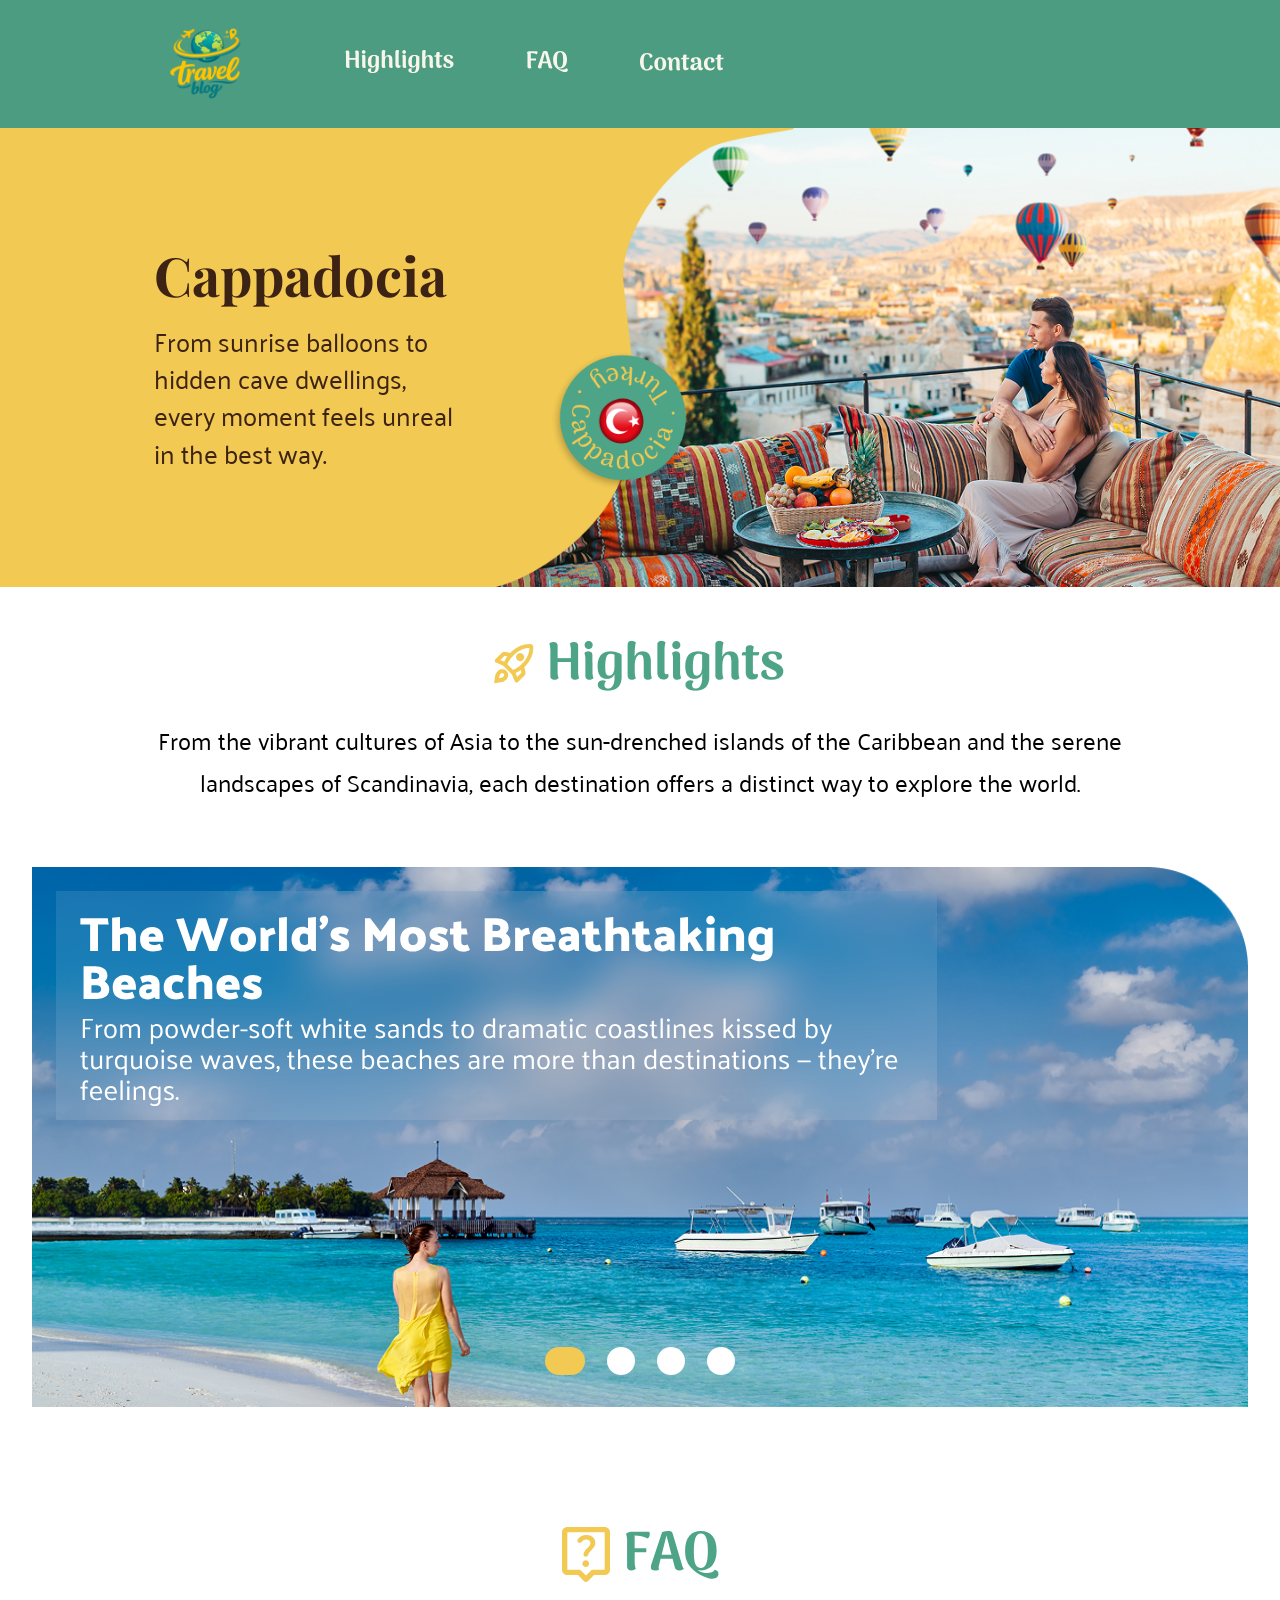
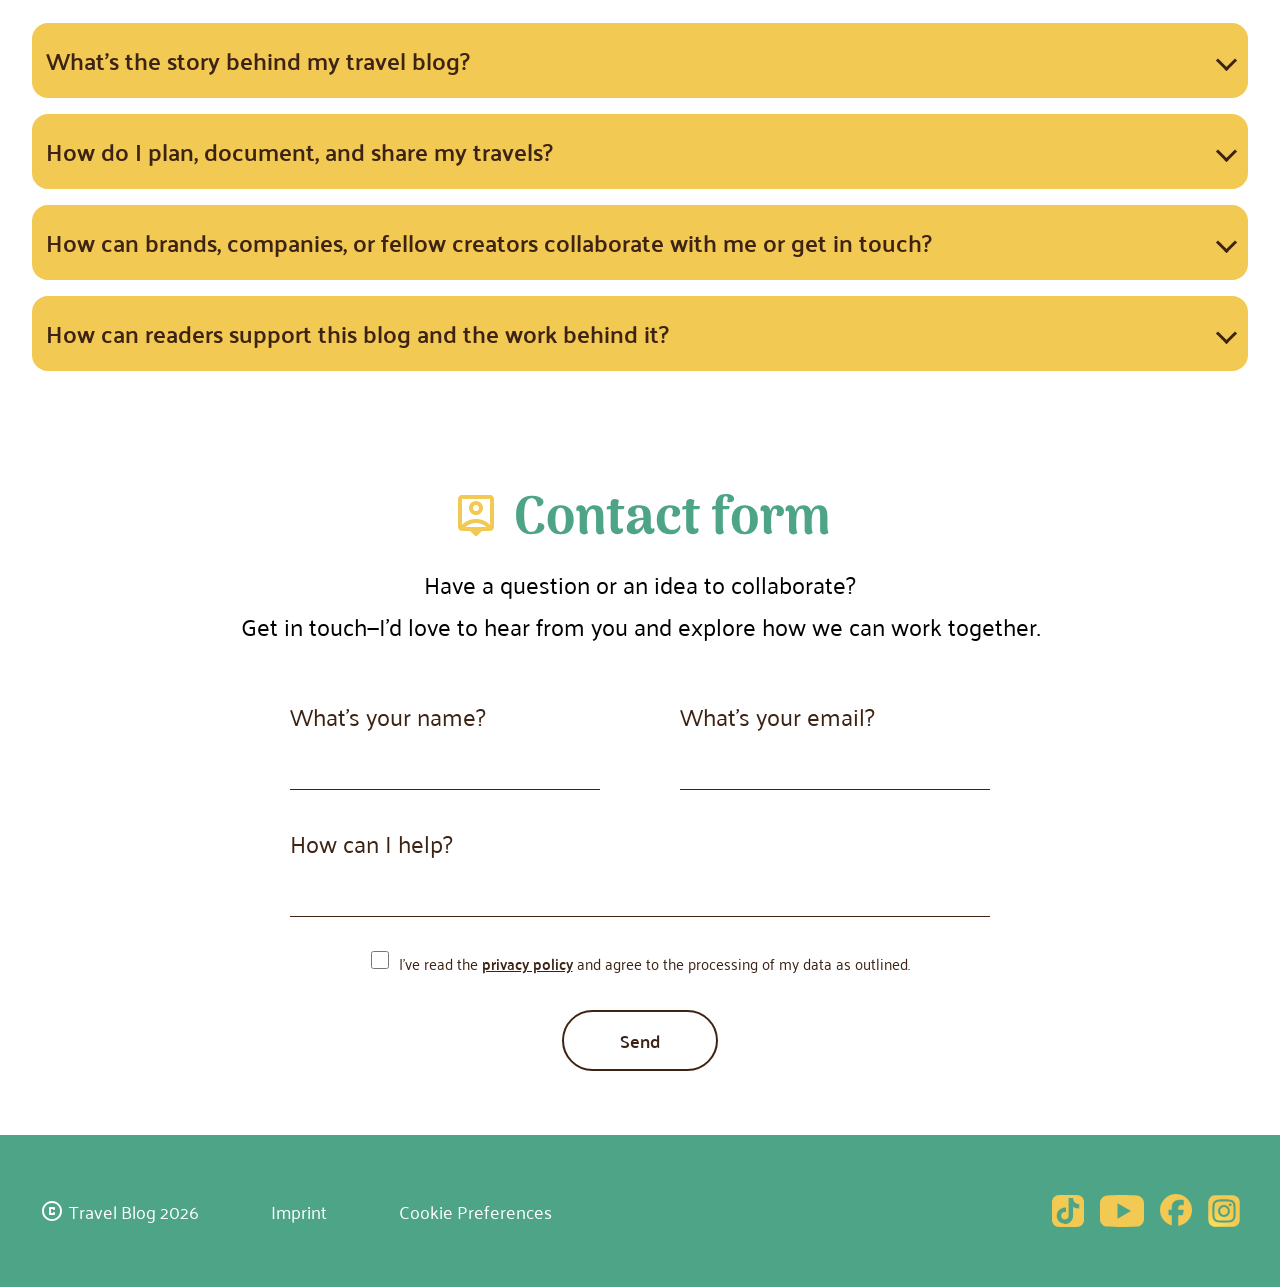
<file: index.html>
<!DOCTYPE html>
<html lang="de">

<head>
  <meta charset="UTF-8">
  <meta name="viewport" content="width=device-width, initial-scale=1.0">
  <title>Blog Home</title>
  <link rel="stylesheet" href="style_site_head_foot.css">
  <link rel="stylesheet" href="style_site_head_foot_respo.css">
  <link rel="stylesheet" href="index.css">
  <link rel="stylesheet" href="index_respo.css">

</head>



<body>

  <header class="site-header">
    <div class="site-header-inner">
      <div class="header-logo">
        <a href="index.html" class="logo">
          <img src="assets/header/logo 03 1.svg" alt="Travel Blog Logo">
        </a>
      </div>
      <div class="site-header-nav">
        <a href="index.html" class="nav-link nav-home">
          <img src="assets/header/respon/menu/home.svg" alt="Home">
        </a>
        <a href="index.html#highlights" class="nav-link">
          <img src="assets/header/menu points_ Highlights.svg" alt="Highlights">
        </a>
        <a href="index.html#faq" class="nav-link">
          <img src="assets/header/FAQ.svg" alt="FAQ">
        </a>
        <a href="index.html#contact" class="nav-link">
          <img src="assets/header/Contact.svg" alt="Contact">
        </a>
      </div>
    </div>
  </header>

  <hero>
    <div class="hero-content">
      <div class="hero-yellow-panel">
        <img src="assets/home/vector-16.png" alt="panel-1">
      </div>
      <div class="hero-yellow-panel-2">
        <img src="assets/home/Vector17.png" alt="panel-2">
      </div>
      <div class="hero-image">
        <img src="assets/home/cappadocia.png" alt="Cappadocia">
      </div>
      <div class="hero-text">
        <h1 class="hero-title">Cappadocia</h1>
        <p class="hero-desc">From sunrise balloons to hidden cave dwellings, every moment feels unreal in the best way.
        </p>
      </div>
      <div class="hero-spin">
        <img src="assets/home/circle.png" alt="spin-image">
        <div class="hero-spin-orb">
          <img src="assets/home/orb.png" alt="hero-orb">
        </div>
      </div>
    </div>


    </div>


  </hero>

  <main class="main">

    <div class="main-content" id="highlights">
      <div>
        <img src="assets/home/highlights.png" alt="highlights-logo">
      </div>
      <div class="main-content-text">
        <p>From the vibrant cultures of Asia to the sun-drenched islands of the Caribbean and the serene </p>
        <p>landscapes of Scandinavia, each destination offers a distinct way to explore the world. </p>
      </div>
    </div>

    <div class="slider_a">
      <input type="radio" name="slider" id="slide-1" checked>
      <input type="radio" name="slider" id="slide-2">
      <input type="radio" name="slider" id="slide-3">
      <input type="radio" name="slider" id="slide-4">

      <div class="slider_a_track">
        <a href="article_01.html" class="slider_a_slide">
          <picture>
            <source media="(max-width: 320px)" srcset="assets/home/respo/slider/photo1.jpg">
            <source media="(max-width: 480px)" srcset="assets/home/respo/slider/photo1.jpg">
            <img src="assets/home/main/slider/photo1.jpg" alt="Slide 1">
          </picture>
          <div class="slider_a_slide-text">
            <picture>
              <source media="(max-width: 320px)" srcset="assets/home/respo/slider/text1.svg">
              <source media="(max-width: 480px)" srcset="assets/home/respo/slider/text1.svg">
              <img src="assets/home/main/slider/text1.svg" alt="article_01">
            </picture>
          </div>
        </a>
        <a href="article_02.html" class="slider_a_slide">
          <picture>
            <source media="(max-width: 320px)" srcset="assets/home/respo/slider/photo2.jpg">
            <source media="(max-width: 480px)" srcset="assets/home/respo/slider/photo2.jpg">
            <img src="assets/home/main/slider/photo2.jpg" alt="Slide 2">
          </picture>
          <div class="slider_a_slide-text">
            <picture>
              <source media="(max-width: 320px)" srcset="assets/home/respo/slider/text2.svg">
              <source media="(max-width: 480px)" srcset="assets/home/respo/slider/text2.svg">
              <img src="assets/home/main/slider/text2.svg" alt="article_02">
            </picture>
          </div>
        </a>
        <a href="article_03.html" class="slider_a_slide">
          <picture>
            <source media="(max-width: 320px)" srcset="assets/home/respo/slider/photo3.jpg">
            <source media="(max-width: 480px)" srcset="assets/home/respo/slider/photo3.jpg">
            <img src="assets/home/main/slider/photo3.jpg" alt="Slide 3">
          </picture>
          <div class="slider_a_slide-text">
            <picture>
              <source media="(max-width: 320px)" srcset="assets/home/respo/slider/text3.svg">
              <source media="(max-width: 480px)" srcset="assets/home/respo/slider/text3.svg">
              <img src="assets/home/main/slider/text3.svg" alt="article_03">
            </picture>
          </div>
        </a>
        <a href="https://www.youtube.com/watch?v=RqJVa0fl01w" class="slider_a_slide">
          <picture>
            <source media="(max-width: 320px)" srcset="assets/home/respo/slider/photo4.jpg">
            <source media="(max-width: 480px)" srcset="assets/home/respo/slider/photo4.jpg">
            <img src="assets/home/main/slider/photo4.jpg" alt="Slide 4">
          </picture>
          <div class="slider_a_slide-text">
            <picture>
              <source media="(max-width: 320px)" srcset="assets/home/respo/slider/text4.svg">
              <source media="(max-width: 480px)" srcset="assets/home/respo/slider/text4.svg">
              <img src="assets/home/main/slider/text4.svg" alt="article_04">
            </picture>
          </div>
        </a>
      </div>

      <div class="slider_a_dots">
        <label for="slide-1"></label>
        <label for="slide-2"></label>
        <label for="slide-3"></label>
        <label for="slide-4"></label>
      </div>
    </div>

    <div class="main-faq" id="faq">
      <div class="faq-header">
        <img class="faq-icon" src="assets/home/main/faq/live_help.svg" alt="faq-icon">
        <img class="faq-h" src="assets/home/main/faq/FAQ.svg" alt="faq-h">
      </div>

      <div class="faq-list">
        <details class="faq-item">
          <summary class="faq-question">What's the story behind my travel blog?</summary>
          <div class="faq-answer">
            It started as a way to keep track of my own trips and slowly turned into something bigger. What began as a handful of photos and notes for friends has grown into a place where I share the destinations, people, and moments that have shaped how I see the world. Every story here comes from a place I've actually visited myself.
          </div>
        </details>

        <details class="faq-item">
          <summary class="faq-question">How do I plan, document, and share my travels?</summary>
          <div class="faq-answer">
            Every trip starts with a loose itinerary that leaves plenty of room for spontaneity. Along the way I keep notes and take photos, then turn them into the articles you find here once I'm back home.
          </div>
        </details>

        <details class="faq-item">
          <summary class="faq-question">How can brands, companies, or fellow creators collaborate with me or get in touch?</summary>
          <div class="faq-answer">
            I'm always open to collaborations that fit the spirit of this blog, whether that's a joint trip, a sponsored feature, or something else entirely. Just use the contact form below and tell me a bit about your idea, and I'll get back to you.
          </div>
        </details>

        <details class="faq-item">
          <summary class="faq-question">How can readers support this blog and the work behind it?</summary>
          <div class="faq-answer">
            Reading, sharing, and commenting on the articles already helps more than you'd think. If you'd like to support the blog more directly, following along on social media and passing posts on to fellow travelers means a lot.
          </div>
        </details>
      </div>
    </div>

    <div class="main-contact" id="contact">
      <div class="contact-header">
        <img class="c-pin" src="assets/home/main/contact/person_pin.svg" alt="c-pin">
        <img class="c-h" src="assets/home/main/contact/contact_h.svg" alt="c-h">
      </div>
      <div class="contact-text">
        <p>Have a question or an idea to collaborate? </p>
        <p>Get in touch—I’d love to hear from you and explore how we can work together. </p>
      </div>

      <form class="contact-form" action="#form-sent" method="get">
        <div class="form-row">
          <div class="form-field">
            <label for="cf-name">What's your name?</label>
            <input type="text" id="cf-name" autocomplete="name" required>
          </div>
          <div class="form-field">
            <label for="cf-email">What's your email?</label>
            <input type="email" id="cf-email" autocomplete="email" required>
          </div>
        </div>

        <div class="form-field form-field-full">
          <label for="cf-message">How can I help?</label>
          <textarea id="cf-message" rows="1" required></textarea>
        </div>

        <div class="form-consent">
          <input type="checkbox" id="cf-consent" required>
          <label for="cf-consent">I've read the <a href="#" class="privacy-link">privacy policy</a> and agree to the processing of my data as outlined.</label>
        </div>

        <div class="form-submit">
          <button type="submit" class="form-send-btn">Send</button>
        </div>
      </form>

      <p class="form-feedback" id="form-sent" role="status">Thanks! Your message has been sent to: FBI Headquarters 935 Pennsylvania Avenue, NW Washington, D.C. 20535-0001 <a href="#" class="form-feedback-close" aria-label="Close">✕</a></p>

    </div>

  </main>

  <footer class="site-footer">
    <div class="site-footer-inner">
      <div class="c-footer-logo">
        <a href="index.html" class="logo">
          <img src="assets/footer/copyright.svg" alt="copyright-logo">
        </a>
      </div>
      <div class="footer-text-container">
        <p class="footer-text">Travel Blog 2026</p>
        <p class="footer-text">Imprint</p>
        <p class="footer-text">Cookie Preferences</p>
      </div>
      <div class="footer-logo-container">

        <img src="assets/footer/Tiktok_icon 1.svg" alt="tiktok-logo">
        <img src="assets/footer/youtube.svg" alt="youtube-logo">
        <img src="assets/footer/facebook.svg" alt="facebook-logo">
        <img src="assets/footer/Instagram_logo_2016 1.svg" alt="instagram-logo">
      </div>
    </div>
  </footer>

</body>

</html>
</file>
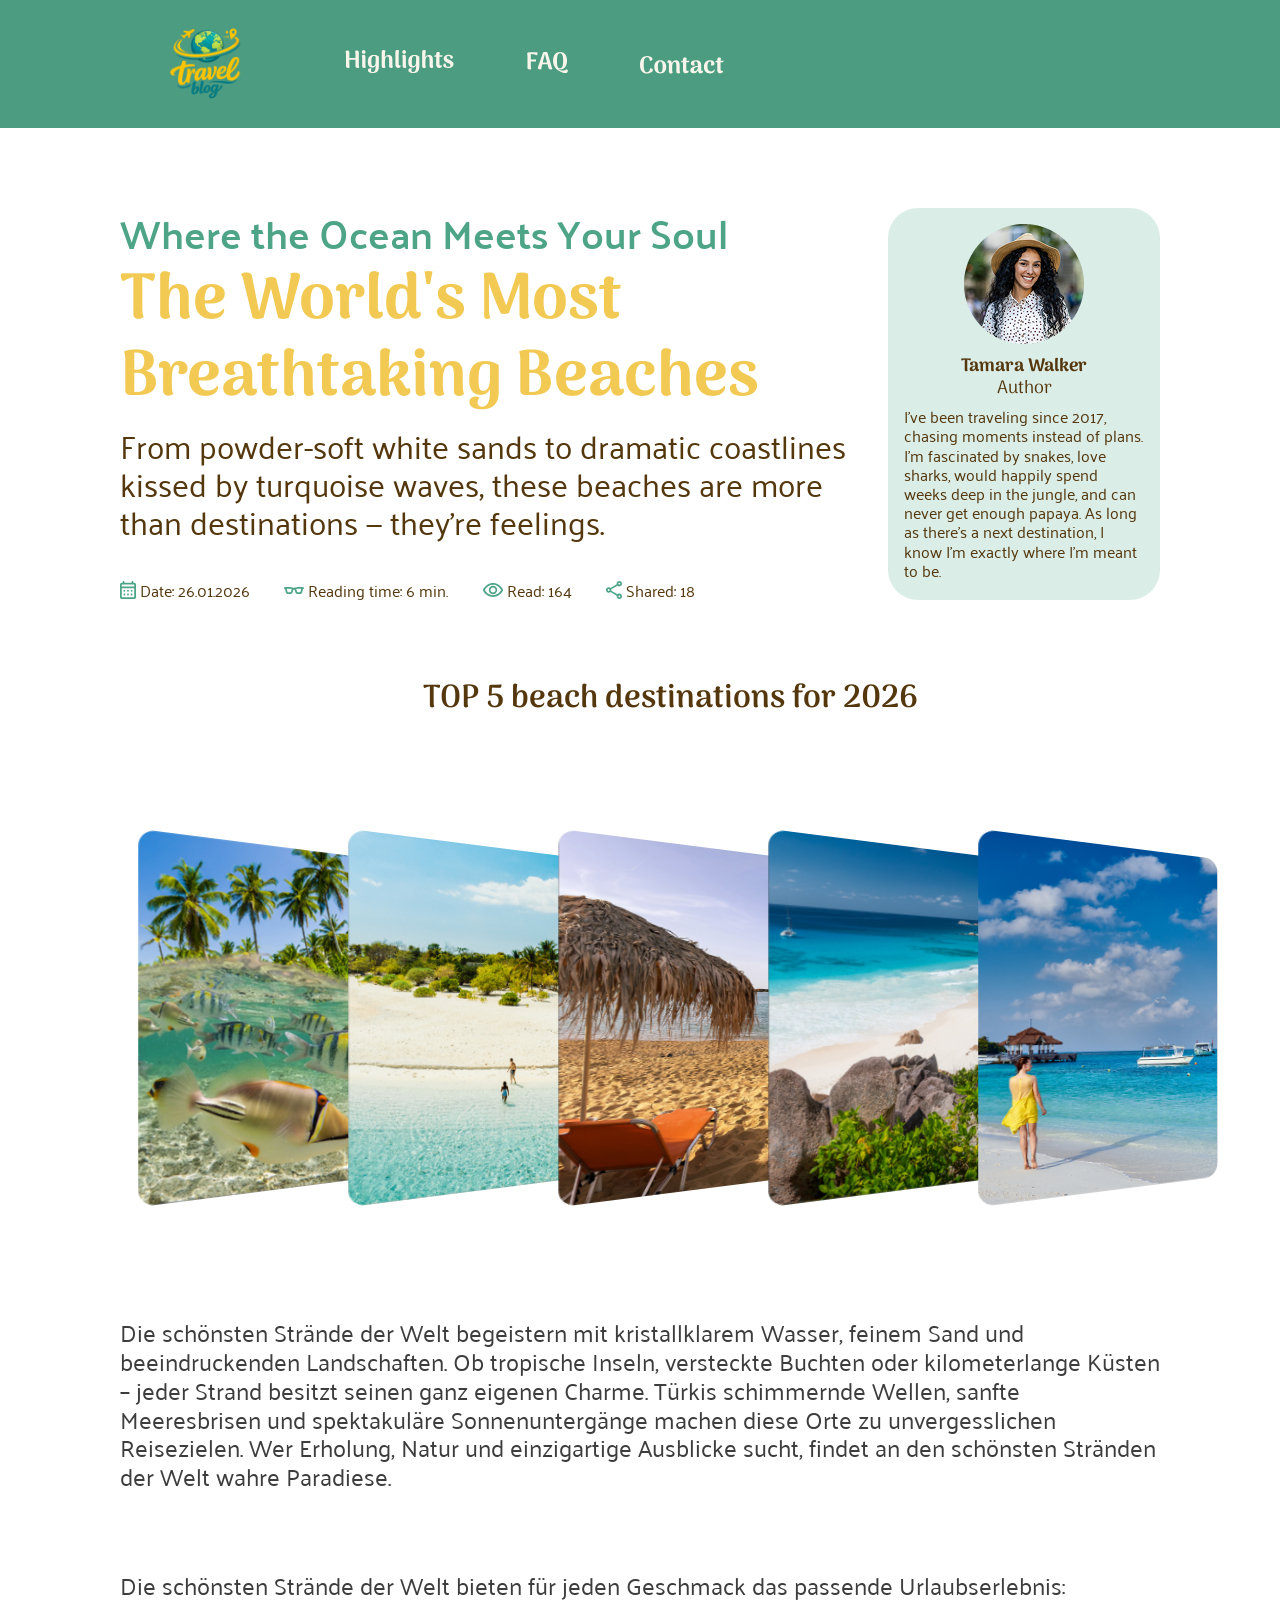
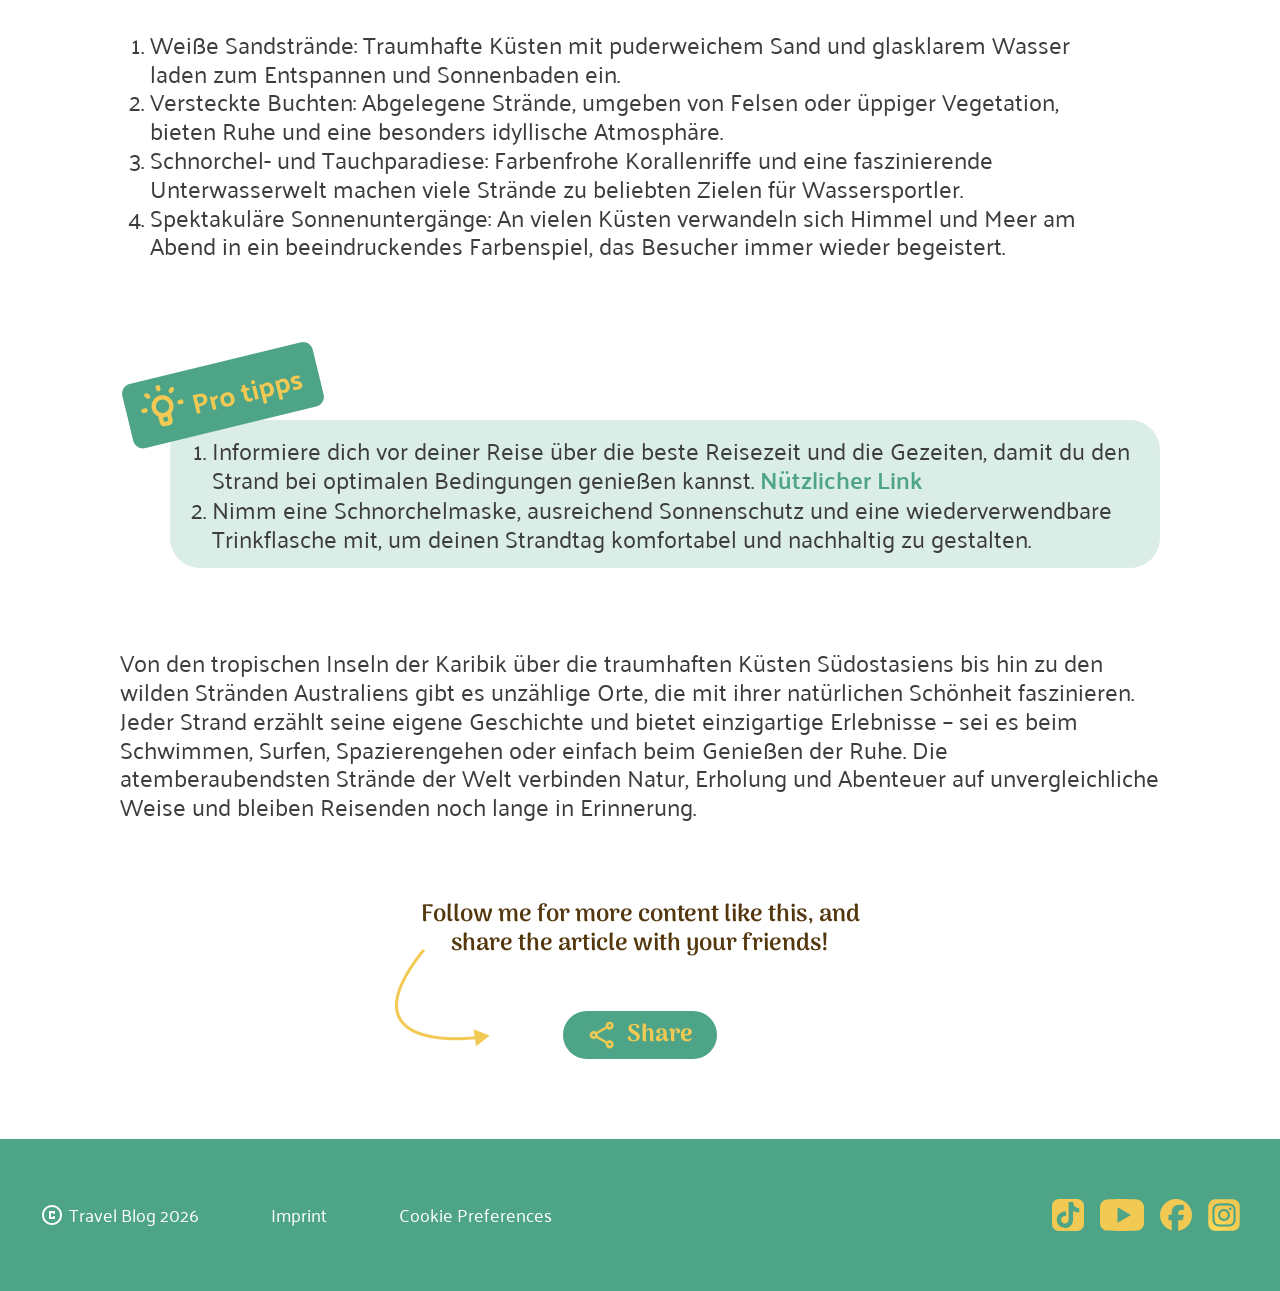
<file: article_01.html>
<!DOCTYPE html>
<html lang="de">

<head>
  <meta charset="UTF-8">
  <meta name="viewport" content="width=device-width, initial-scale=1.0">
  <title>Artikel 1</title>
  <link rel="stylesheet" href="style_site_head_foot.css">
  <link rel="stylesheet" href="style_site_head_foot_respo.css">
  <link rel="stylesheet" href="article_01.css">
</head>

<body>

  <header class="site-header">
    <div class="site-header-inner">
      <div class="header-logo">
        <a href="index.html" class="logo">
          <img src="assets/header/logo 03 1.svg" alt="Travel Blog Logo">
        </a>
      </div>
      <div class="site-header-nav">
        <a href="index.html" class="nav-link nav-home">
          <img src="assets/header/respon/menu/home.svg" alt="Home">
        </a>
        <a href="index.html#highlights" class="nav-link">
          <img src="assets/header/menu points_ Highlights.svg" alt="Highlights">
        </a>
        <a href="index.html#faq" class="nav-link">
          <img src="assets/header/FAQ.svg" alt="FAQ">
        </a>
        <a href="index.html#contact" class="nav-link">
          <img src="assets/header/Contact.svg" alt="Contact">
        </a>
      </div>
    </div>
  </header>

  <main>
    <section class="headline_info_author">
      <div class="headline">
        <div class="headline_intro">
          <h2>Where the Ocean Meets Your Soul</h2>
          <h1>The World's Most Breathtaking Beaches</h1>
          <p class="intro">From powder-soft white sands to dramatic coastlines kissed by turquoise waves, these beaches
            are more than destinations — they’re feelings.</p>
        </div>
        <div class="page_info">
          <div class="page_info_element">
            <img class="img_16x18" src="./assets/article_01/calendar_month.svg" alt="calendar sign">
            <p>Date: 26.01.2026</p>
          </div>
          <div class="page_info_element">
            <img class="img_20x7" src="./assets/article_01/eyeglasses_2.svg" alt="eyeglasses sign">
            <p>Reading time: 6 min.</p>
          </div>
          <div class="page_info_element">
            <img class="img_20x14" src="./assets/article_01/visibility.svg" alt="eye sign">
            <p>Read: 164</p>
          </div>
          <div class="page_info_element">
            <img class="img_16x18" src="./assets/article_01/share.svg" alt="share sign">
            <p>Shared: 18</p>
          </div>
        </div>
      </div>
      <div class="author">
        <img src="./assets/article_01/Avatar.png" alt="Picture Author">
        <p class="author_name">Tamara Walker</p>
        <p class="author_jobtitle">Author</p>
        <p class="author_text">
          I’ve been traveling since 2017, chasing moments instead of plans. I’m fascinated by snakes, love sharks, would
          happily spend weeks deep in the jungle, and can never get enough papaya. As long as there’s a next
          destination, I know I’m exactly where I’m meant to be.
        </p>
      </div>
    </section>
    <section class="carousel">
      <h3>TOP 5 beach destinations for 2026</h3>
      <div class="slider">
        <img class="slider_element" src="./assets/article_01/card_5.png" alt="Beach picture 1">
        <img class="slider_element" src="./assets/article_01/card_4.png" alt="Beach picture 2">
        <img class="slider_element" src="./assets/article_01/card_3.png" alt="Beach picture 3">
        <img class="slider_element" src="./assets/article_01/card_2.png" alt="Beach picture 4">
        <img class="slider_element" src="./assets/article_01/card_1.png" alt="Beach picture 5">
      </div>
      <div class="radio_button"> 
        <input type="radio" name="slider_radio" value="one" checked> 
        <input type="radio" name="slider_radio" value="two"> 
        <input type="radio" name="slider_radio" value="three"> 
        <input type="radio" name="slider_radio" value="four"> 
        <input type="radio" name="slider_radio" value="five"> 
      </div>
    </section>
    <section class="text">
      <p>
        Die schönsten Strände der Welt begeistern mit kristallklarem Wasser, feinem Sand und beeindruckenden
        Landschaften. Ob tropische Inseln, versteckte Buchten oder kilometerlange Küsten – jeder Strand besitzt seinen
        ganz eigenen Charme. Türkis schimmernde Wellen, sanfte Meeresbrisen und spektakuläre Sonnenuntergänge machen
        diese Orte zu unvergesslichen Reisezielen. Wer Erholung, Natur und einzigartige Ausblicke sucht, findet an den
        schönsten Stränden der Welt wahre Paradiese.
      </p>
    </section>
    <section class="list">
      <p>
        Die schönsten Strände der Welt bieten für jeden Geschmack das passende Urlaubserlebnis:
      </p>
      <ol>
        <li>
          <p>
            Weiße Sandstrände: Traumhafte Küsten mit puderweichem Sand und glasklarem Wasser laden zum Entspannen und
            Sonnenbaden ein.
          </p>
        </li>
        <li>
          <p>
            Versteckte Buchten: Abgelegene Strände, umgeben von Felsen oder üppiger Vegetation, bieten Ruhe und eine
            besonders idyllische Atmosphäre.
          </p>
        </li>
        <li>
          <p>
            Schnorchel- und Tauchparadiese: Farbenfrohe Korallenriffe und eine faszinierende Unterwasserwelt machen
            viele Strände zu beliebten Zielen für Wassersportler.
          </p>
        </li>
        <li>
          <p>
            Spektakuläre Sonnenuntergänge: An vielen Küsten verwandeln sich Himmel und Meer am Abend in ein
            beeindruckendes Farbenspiel, das Besucher immer wieder begeistert.
          </p>
        </li>
      </ol>
    </section>
    <section class="pro_tipps">
      <img class="lightbulb" src="./assets/article_01/frame_436.png" alt="Pro tipps lightbulb">
      <div class="pro_tipps_text">
        <ol>
          <li>
            <p>
              Informiere dich vor deiner Reise über die beste Reisezeit und die Gezeiten, damit du den Strand bei
              optimalen Bedingungen genießen kannst.
              <a target="_blank" href="https://de.tideschart.com/World-Tides/">Nützlicher Link</a>
            </p>
          </li>
          <li>
            <p>
              Nimm eine Schnorchelmaske, ausreichend Sonnenschutz und eine wiederverwendbare Trinkflasche mit, um deinen
              Strandtag komfortabel und nachhaltig zu gestalten.
            </p>
          </li>
        </ol>
      </div>

    </section>
    <section class="text">
      <p>
        Von den tropischen Inseln der Karibik über die traumhaften Küsten Südostasiens bis hin zu den wilden Stränden
        Australiens gibt es unzählige Orte, die mit ihrer natürlichen Schönheit faszinieren. Jeder Strand erzählt seine
        eigene Geschichte und bietet einzigartige Erlebnisse – sei es beim Schwimmen, Surfen, Spazierengehen oder
        einfach beim Genießen der Ruhe. Die atemberaubendsten Strände der Welt verbinden Natur, Erholung und Abenteuer
        auf unvergleichliche Weise und bleiben Reisenden noch lange in Erinnerung.
      </p>
    </section>
    <section class="share">
        <div class="share_center">
      <div class="share_text">
        <p>
          Follow me for more content like this, and <br>share the article with your friends!
        </p>
      </div>
      <div class="share_animation">
        <div class="share_arrow"></div>
        <div class="share_button_area">
          <button class="share_button">
            <input type="checkbox" id="hide_trigger" class="toggle_input">
            <label for="hide_trigger" class="share_button_label">
              <img class="img_yellow_share" src="./assets/article_01/share_yellow.svg" alt="yellow share sign">
              <p class="button_text">Share</p>
            </label>
          </button>
          <div class="after_button">
            <img class="img_green_share" src="./assets/article_01/share_green.svg" alt="green share sign">
            <div class="share_links">
              <a target="_blank" href="https://de.linkedin.com/">LinkedIn</a>
              <a target="_blank" href="https://web.whatsapp.com/">WhatsApp</a>
            </div>
          </div>
        </div>
      </div>
      </div>
    </section>
  </main>


  <footer class="site-footer">
    <div class="site-footer-inner">
      <div class="c-footer-logo">
        <a href="index.html" class="logo">
          <img src="assets/footer/copyright.svg" alt="copyright-logo">
        </a>
      </div>
      <div class="footer-text-container">
        <p class="footer-text">Travel Blog 2026</p>
        <p class="footer-text">Imprint</p>
        <p class="footer-text">Cookie Preferences</p>
      </div>
      <div class="footer-logo-container">

        <img src="assets/footer/Tiktok_icon 1.svg" alt="tiktok-logo">
        <img src="assets/footer/youtube.svg" alt="youtube-logo">
        <img src="assets/footer/facebook.svg" alt="facebook-logo">
        <img src="assets/footer/Instagram_logo_2016 1.svg" alt="instagram-logo">
      </div>
    </div>
  </footer>

</body>

</html>
</file>
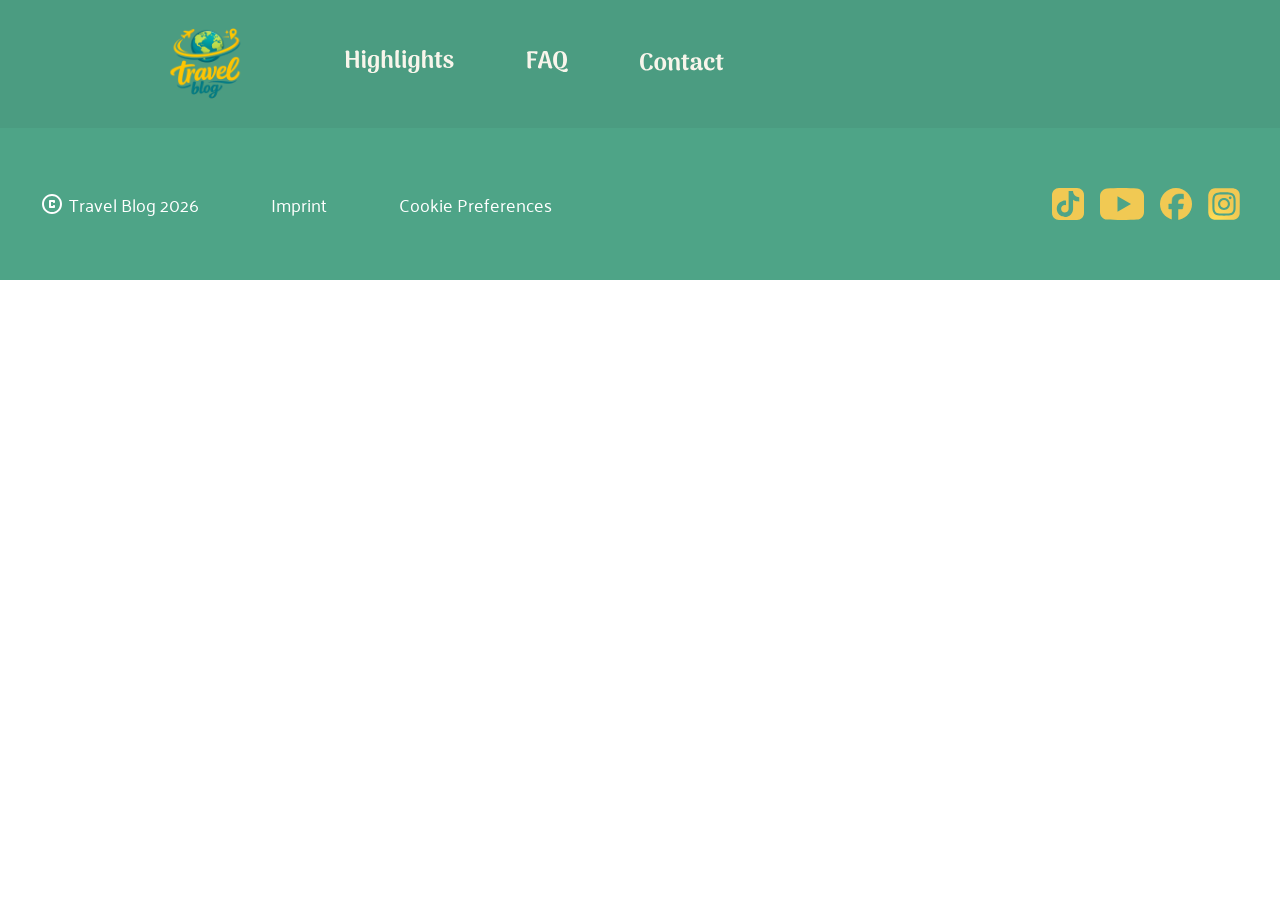
<file: article_02.html>
<!DOCTYPE html>
<html lang="de">
<head>
    <meta charset="UTF-8">
    <meta name="viewport" content="width=device-width, initial-scale=1.0">
    <title>Artikel 2</title>
    <link rel="stylesheet" href="style_site_head_foot.css">
    <link rel="stylesheet" href="style_site_head_foot_respo.css">

</head>



<body>

  <header class="site-header">
    <div class="site-header-inner">
      <div class="header-logo">
        <a href="index.html" class="logo">
          <img src="assets/header/logo 03 1.svg" alt="Travel Blog Logo">
        </a>
      </div>
      <div class="site-header-nav">
        <a href="index.html" class="nav-link nav-home">
          <img src="assets/header/respon/menu/home.svg" alt="Home">
        </a>
        <a href="index.html#highlights" class="nav-link">
          <img src="assets/header/menu points_ Highlights.svg" alt="Highlights">
        </a>
        <a href="index.html#faq" class="nav-link">
          <img src="assets/header/FAQ.svg" alt="FAQ">
        </a>
        <a href="index.html#contact" class="nav-link">
          <img src="assets/header/Contact.svg" alt="Contact">
        </a>
      </div>
    </div>
  </header>



  <footer class="site-footer">
    <div class="site-footer-inner">
      <div class="c-footer-logo">
        <a href="index.html" class="logo">
          <img src="assets/footer/copyright.svg" alt="copyright-logo">
        </a>
      </div>
      <div class="footer-text-container">
        <p class="footer-text">Travel Blog 2026</p>
        <p class="footer-text">Imprint</p>
        <p class="footer-text">Cookie Preferences</p>
      </div>
      <div class="footer-logo-container">

        <img src="assets/footer/Tiktok_icon 1.svg" alt="tiktok-logo">
        <img src="assets/footer/youtube.svg" alt="youtube-logo">
        <img src="assets/footer/facebook.svg" alt="facebook-logo">
        <img src="assets/footer/Instagram_logo_2016 1.svg" alt="instagram-logo">
      </div>
    </div>
  </footer>
    
</body>
</html>
</file>
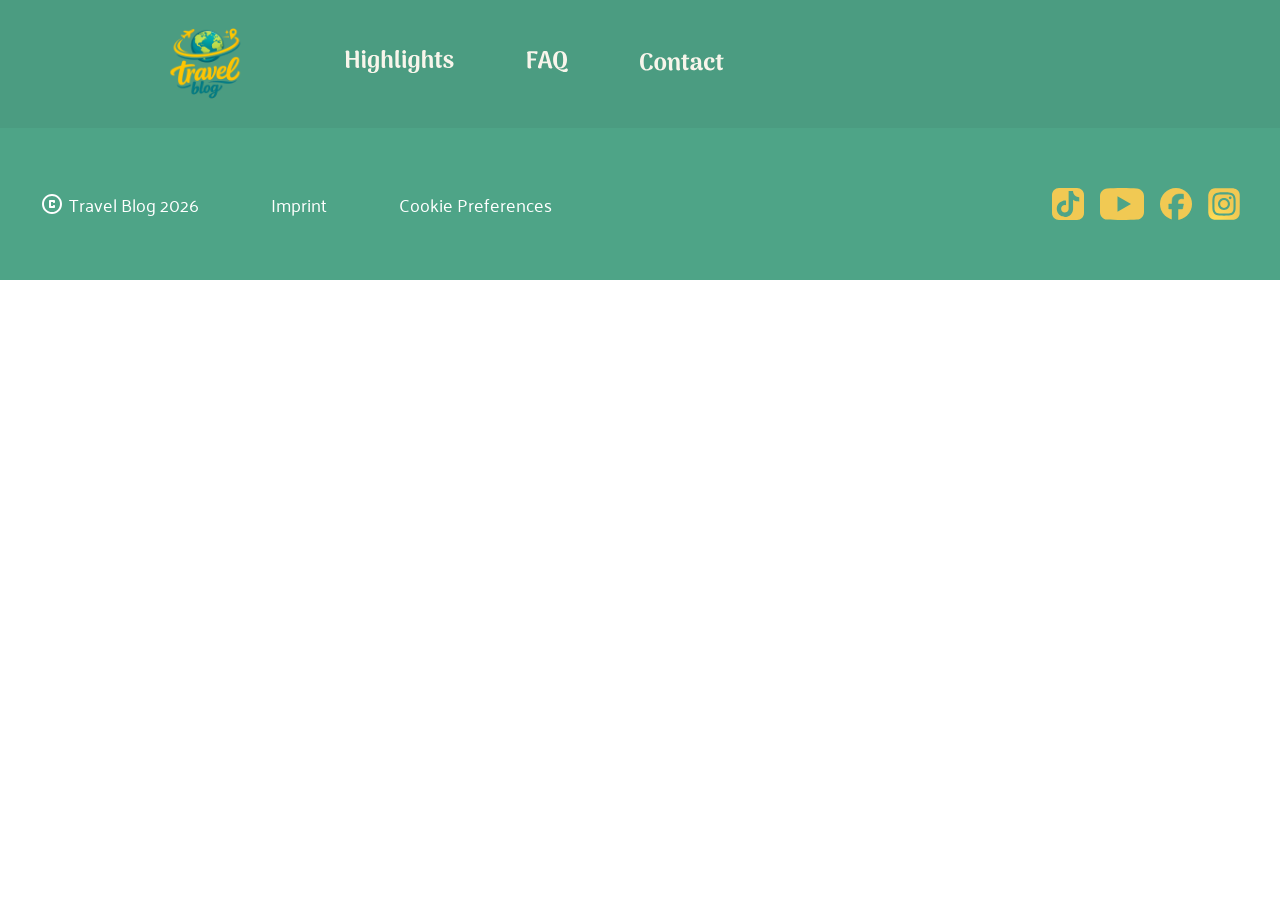
<file: article_03.html>
<!DOCTYPE html>
<html lang="de">
<head>
    <meta charset="UTF-8">
    <meta name="viewport" content="width=device-width, initial-scale=1.0">
    <title>Artikel 3</title>
   <link rel="stylesheet" href="style_site_head_foot.css">
   <link rel="stylesheet" href="style_site_head_foot_respo.css">


</head>



<body>

  <header class="site-header">
    <div class="site-header-inner">
      <div class="header-logo">
        <a href="index.html" class="logo">
          <img src="assets/header/logo 03 1.svg" alt="Travel Blog Logo">
        </a>
      </div>
      <div class="site-header-nav">
        <a href="index.html" class="nav-link nav-home">
          <img src="assets/header/respon/menu/home.svg" alt="Home">
        </a>
        <a href="index.html#highlights" class="nav-link">
          <img src="assets/header/menu points_ Highlights.svg" alt="Highlights">
        </a>
        <a href="index.html#faq" class="nav-link">
          <img src="assets/header/FAQ.svg" alt="FAQ">
        </a>
        <a href="index.html#contact" class="nav-link">
          <img src="assets/header/Contact.svg" alt="Contact">
        </a>
      </div>
    </div>
  </header>



  <footer class="site-footer">
    <div class="site-footer-inner">
      <div class="c-footer-logo">
        <a href="index.html" class="logo">
          <img src="assets/footer/copyright.svg" alt="copyright-logo">
        </a>
      </div>
      <div class="footer-text-container">
        <p class="footer-text">Travel Blog 2026</p>
        <p class="footer-text">Imprint</p>
        <p class="footer-text">Cookie Preferences</p>
      </div>
      <div class="footer-logo-container">

        <img src="assets/footer/Tiktok_icon 1.svg" alt="tiktok-logo">
        <img src="assets/footer/youtube.svg" alt="youtube-logo">
        <img src="assets/footer/facebook.svg" alt="facebook-logo">
        <img src="assets/footer/Instagram_logo_2016 1.svg" alt="instagram-logo">
      </div>
    </div>
  </footer>

</body>
</html>
</file>
<file: style_site_head_foot.css>
* {
  padding-top: 60px;
  margin: 0;
  padding: 0;
  box-sizing: border-box;

}


@font-face {
  font-family: 'Arima';
  src: url('assets/fonds/arima-v7-latin-regular.woff2') format('woff2');
  font-weight: 400;
  font-style: normal;
  font-display: swap;
}

@font-face {
  font-family: 'Arima';
  src: url('assets/fonds/arima-v7-latin-600.woff2') format('woff2');
  font-weight: 600;
  font-style: normal;
  font-display: swap;
}

@font-face {
  font-family: 'Arima';
  src: url('assets/fonds/arima-v7-latin-700.woff2') format('woff2');
  font-weight: 700;
  font-style: normal;
  font-display: swap;
}

@font-face {
  font-family: 'Palanquin';
  src: url('assets/fonds/palanquin-v17-latin-regular.woff2') format('woff2');
  font-weight: 400;
  font-style: normal;
  font-display: swap;
}

@font-face {
  font-family: 'Palanquin';
  src: url('assets/fonds/palanquin-v17-latin-600.woff2') format('woff2');
  font-weight: 600;
  font-style: normal;
  font-display: swap;
}

body {
  max-width: 1440px;
  margin: 0 auto;
}


.site-header {
  background-color: #4b9c81;
  width: 100vw;
  margin-left: calc(50% - 50vw);
  margin-right: calc(50% - 50vw);
}

.site-header-inner {
  max-width: 1440px;
  margin: 0 auto;
  padding: 24px;
  height: 128px;
  display: flex;
  align-items: center;
}

.header-logo {
  margin-right: 102px;   
  margin-left: 146px;     
  height: 72px;
  width: auto;

}

.header-logo img {
  display: block;   
  height: 100%;      
  width: auto;
}

.site-header-nav {
  display: flex;
  align-items: center;
}

.nav-link {
  margin-right: 72px;        
}

.nav-link:last-child {
  margin-right: 0;
}

a[href="index.html#highlights"] {
  position: relative;
}

a[href="index.html#highlights"]::after {
  content: '';
  position: absolute;
  left: 0;
  bottom: 0px;
  width: 121px;
  height: 18px;
  background-image: url('assets/header/hover/high_hover.svg');
  background-repeat: no-repeat;
  background-size: contain;
  opacity: 0;
  pointer-events: none;
  transition: opacity 0.2s ease;
}

a[href="index.html#highlights"]:hover::after {
  opacity: 1;
}

a[href="index.html#faq"] {
  position: relative;
}

a[href="index.html#faq"]::after {
  content: '';
  position: absolute;
  left: -4px;
  bottom: 0px;
  width: 56px;
  height: 9px;
  background-image: url('assets/header/hover/faq_hover.svg');
  background-repeat: no-repeat;
  background-size: contain;
  opacity: 0;
  pointer-events: none;
  transition: opacity 0.2s ease;
}

a[href="index.html#faq"]:hover::after {
  opacity: 1;
}

a[href="index.html#contact"] {
  position: relative;
}

a[href="index.html#contact"]::after {
  content: '';
  position: absolute;
  left: -4px;
  bottom: -3px;
  width: 92px;
  height: 11px;
  background-image: url('assets/header/hover/contact_hover.svg');
  background-repeat: no-repeat;
  background-size: contain;
  opacity: 0;
  pointer-events: none;
  transition: opacity 0.2s ease;
}

a[href="index.html#contact"]:hover::after {
  opacity: 1;
}

.site-footer {
  display: flex;
  background-color: #4EA487;
  padding: 24px;
  height: 152px;
  width: 100vw;
  margin-left: calc(50% - 50vw);
  margin-right: calc(50% - 50vw)
}

.site-footer-inner {
  display: flex;
  align-items: center;
  width: 1200px;
  margin-left: 146px;
  max-width: 1440px;
  margin: 0 auto;
  
}

.c-footer-logo {
  height: 24px;
  width: auto;
  gap: 24px;

}

.footer-text {
  font-family: Palanquin;
  color: #FFFFFF;
  font-weight: 400;
  font-style: Regular;
  font-size: 18px; 
}

.footer-text-container {
  display: flex;
  align-items: center;
  justify-content: space-between;
  gap: 72px;
  margin-left: 5px;
}

.footer-logo-container{
  display: flex;
  align-items: center;
  height: 32px;
  width: auto;
  margin-left: 500px;
  gap: 16px;
}
</file>
<file: style_site_head_foot_respo.css>
.nav-home {
  display: none;
}

@media (max-width: 1280px) {

 .footer-logo-container {  
    margin-left: auto;
  }
}

@media (max-width: 768px) {

  

  .site-header-inner {
    height: auto;
    padding: 14px 20px;
    justify-content: center;
  }

  .header-logo {
    margin: 0;
    height: 36px;
  }

  .site-header-nav {
    position: fixed;
    left: 0;
    right: 0;
    bottom: 0;
    z-index: 100;
    width: 100%;
    height: 64px;
    background-color: #F1C953;
    justify-content: space-evenly;
  }

  .nav-link {
    margin-right: 0;
  }

  .nav-home {
    display: flex;
  }

  .nav-link img {
    width: 28px;
    height: 28px;
  }

 
  a[href="index.html#highlights"] img {
    content: url('assets/header/respon/menu/rocket_launch.svg');
  }

  a[href="index.html#faq"] img {
    content: url('assets/header/respon/menu/live_help.svg');
  }

  a[href="index.html#contact"] img {
    content: url('assets/header/respon/menu/person_pin.svg');
  }

  
  a[href="index.html#highlights"]::after,
  a[href="index.html#faq"]::after,
  a[href="index.html#contact"]::after {
    display: none;
  }

  body {
    padding-bottom: 64px;
  }

  

  .site-footer {
    width: 100%;
    margin-left: 0;
    margin-right: 0;
    height: auto;
    background-color: transparent;
    padding: 0;
    
  }

  .site-footer-inner {
    display: flex;
    flex-wrap: wrap;
    align-items: center;
    width: 100%;
    max-width: none;
    margin: 0;
    background-color: #4EA487;
    padding: 20px;
    row-gap: 10px;
  }

  
  .footer-text-container {
    display: contents;
  }

  .footer-text {
    font-size: 14px;
  }

 
  .footer-text:nth-child(2) {
    order: 1;
    flex-basis: 100%;
  }

  
  .footer-text:nth-child(3) {
    order: 2;
    flex-basis: 100%;
  }

  
  .c-footer-logo {
    order: 3;
    height: 20px;
  }

  .footer-text:nth-child(1) {
    order: 4;
    margin-left: 8px;
  }

  .footer-logo-container {
    
    order: 5;
    margin-left: auto;
    height: 24px;
    gap: 12px;
  }
}

@media (max-width: 412px){

  .footer-logo-container {
    height: 18px;
    width: auto;
    gap: 6px;
  }

  .footer-logo-container img {
    height: 18px;
    width: auto;
  }

}
</file>
<file: index.css>
@font-face {
  font-family: 'Playfair Display';
  src: url('assets/fonds/playfair-display-v40-latin-700.woff2') format('woff2');
  font-weight: 700;
  font-style: normal;
  font-display: swap;
}

.hero-content {
  position: absolute;
  width: 1440px;
  height: 516px;
  left: calc(50% - 1440px/2);
  top: 128px;
  display: flex;
  align-items: center;
  justify-content: center;
  overflow: hidden;
}

.hero-yellow-panel {
  position: absolute;
  inset: 0;
  z-index: 2;
  animation: hero-panel-slide-out 3.5s ease-out forwards;
}

.hero-yellow-panel-2 {
  position: absolute;
  inset: 0;
  z-index: 1;
  animation: hero-panel-slide-in 3.5s ease-out forwards;
}

.hero-image {
  position: absolute;
  width: 1440px;
  height: 515px;
  inset: 0;
  z-index: 0;
}

.hero-image img {
  position: absolute;
  top: 0;
  right: 0;
  width: 70%;
  height: 100%;
  object-fit: cover;
}

.hero-text {
  position: relative;
  z-index: 2;
  width: min(24vw, 345px);
}

.hero-title {
  font-family: 'Playfair Display', Georgia, 'Times New Roman', serif;
  font-weight: 700;
  font-size: clamp(28px, 3.6vw + 8px, 60px);
  line-height: 1.15;
  color: #3D2314;
  margin-bottom: 16px;
  animation:
    hero-fade-in 1.5s ease-out forwards,
    hero-slide-up 1s ease-in-out forwards,
    hero-slide-left 3.5s ease-out forwards;
}

.hero-desc {
  font-family: 'Palanquin', sans-serif;
  font-weight: 400;
  font-size: clamp(14px, 1.5vw + 6.5px, 28px);
  line-height: 1.45;
  color: #3D2314;
  animation:
    hero-fade-in 2s ease-out forwards,
    hero-slide-up 1s ease-in-out forwards,
    hero-slide-left 3.5s ease-out forwards;
}

.hero-spin {
  position: absolute;
  width: clamp(50px, 11.11vw, 160px);
  height: clamp(50px, 11.11vw, 160px);
  left: 43%;
  transform: translate(-50%, -50%);
  animation: spin 5s linear infinite;
  z-index: 3;
  animation:
    hero-spin-slide-up 2s ease-out 4s both,
    hero-spin-fade-in 2s 4s both;
}

.hero-spin>img {
  width: 100%;
  height: 100%;
  animation: hero-spin-right 8s linear 6s infinite;
}

.hero-spin-orb {
  position: absolute;
  width: 31.25%;
  height: 31.25%;
  top: 50%;
  left: 50%;
  transform: translate(-50%, -50%);
  z-index: 4;
  animation:
    hero-spin-fade-in 2s 4s both;
}

.hero-spin-orb img {
  width: 100%;
  height: 100%;
}


@keyframes hero-fade-in {
  from {
    opacity: 0;
  }

  to {
    opacity: 1;
  }
}

@keyframes hero-slide-up {
  from {
    transform: translateY(6vh);
  }

  to {
    transform: translateY(0);
  }
}

@keyframes hero-slide-left {
  from {
    transform: translateX(0);
  }

  to {
    transform: translateX(-26vw);
  }
}

@keyframes hero-panel-slide-out {
  from {
    transform: translateX(0);
  }

  to {
    transform: translateX(-100%);
  }
}

@keyframes hero-panel-slide-in {
  from {
    transform: translateX(50vw);
  }

  to {
    transform: translateX(-3vw);
  }
}

@keyframes hero-spin-fade-in {
  from {
    opacity: 0;
  }

  to {
    opacity: 1;
  }
}

@keyframes hero-spin-slide-up {
  from {
    transform: translateY(100%);
  }

  to {
    transform: translateY(45%);
  }
}

@keyframes hero-spin-right {
  from {
    transform: rotate(0deg);
  }

  to {
    transform: rotate(360deg);
  }
}

.main {
  width: 1200px;
  min-height: 2020px;
  margin-top: 600px;
  margin-left: 120px;
  background-color: #ffffff;
  display: flex;
  flex-direction: column;
  align-items: center;
  justify-content: flex-start;
}




.main-content {
  display: flex;
  flex-direction: column;
  align-items: center;

}

.main-content-text {
  display: flex;
  flex-direction: column;
  margin-top: 24px;
  font-family: Palanquin;
  font-weight: 500;
  font-style: Medium;
  font-size: 24px;
  letter-spacing: 0%;
  text-align: center;
}

.slider_a {
  position: relative;
  width: 1200px;
  height: 533px;
  margin-top: 88px;
  overflow: hidden;
}

.slider_a input {
  display: none;
}

.slider_a_track {
  display: flex;
  width: 400%;
  height: 100%;
  transition: transform 400ms ease-in-out;
}

.slider_a_slide {
  position: relative;
  width: 25%;
  height: 100%;
  flex-shrink: 0;
}

.slider_a_slide picture {
  display: block;
  width: 100%;
  height: 100%;
}

.slider_a_slide picture img {
  display: block;
  width: 100%;
  height: 100%;
  object-fit: cover;
}

.slider_a_slide-text {
  position: absolute;
  top: 40px;
  left: 40px;
  backdrop-filter: blur(20px);
  -webkit-backdrop-filter: blur(20px);
}

#slide-1:checked~.slider_a_track {
  transform: translateX(0%);
}

#slide-2:checked~.slider_a_track {
  transform: translateX(-25%);
}

#slide-3:checked~.slider_a_track {
  transform: translateX(-50%);
}

#slide-4:checked~.slider_a_track {
  transform: translateX(-75%);
}

.slider_a_dots {
  position: absolute;
  left: 50%;
  bottom: 32px;
  transform: translateX(-50%);
  display: flex;
  gap: 22px;
  z-index: 2;
}

.slider_a_dots label {
  width: 28px;
  height: 28px;
  border-radius: 14px;
  background-color: #ffffff;
  cursor: pointer;
  transition: width 300ms ease, background-color 300ms ease;
}

#slide-1:checked~.slider_a_dots label:nth-child(1),
#slide-2:checked~.slider_a_dots label:nth-child(2),
#slide-3:checked~.slider_a_dots label:nth-child(3),
#slide-4:checked~.slider_a_dots label:nth-child(4) {
  width: 40px;
  background-color: #F1C953;
}

.main-faq {
  display: flex;
  flex-direction: column;
  align-items: center;
  width: 100%;
}

.faq-header {
  display: flex;
  align-items: center;
  justify-content: center;
  gap: 16px;
  margin-top: 120px;

}

.faq-icon {
  height: 48px;
  width: 48px;
}

.faq-h {
  height: 49px;
  width: 93px;
}

.faq-list {
  display: flex;
  flex-direction: column;
  gap: 16px;
  width: 100%;
  margin-top: 40px;
}

.faq-item {
  background-color: #F1C953;
  border-radius: 16px;
  padding-top: 16px;
  padding-right: 14px;
  padding-bottom: 16px;
  padding-left: 14px;

}

.faq-question {
  display: flex;
  align-items: center;
  justify-content: space-between;
  list-style: none;
  cursor: pointer;
  font-family: Palanquin, sans-serif;
  font-weight: 700;
  font-size: 24px;
  color: #3D2314;

}

.faq-question::-webkit-details-marker {
  display: none;
}

.faq-question::after {
  content: "";
  flex-shrink: 0;
  width: 12px;
  height: 12px;
  margin-left: 16px;
  border-right: 3px solid #3D2314;
  border-bottom: 3px solid #3D2314;
  transform: rotate(45deg);
  transition: transform 200ms ease;
}

.faq-item[open] .faq-question::after {
  transform: rotate(-135deg);
}

.faq-answer {
  background-color: #ffffff;
  border-radius: 12px;
  margin-top: 16px;
  padding: 20px 24px;
  font-family: Palanquin, sans-serif;
  font-weight: 400;
  font-size: 16px;
  line-height: 1.5;
  color: #3D2314;
}

.main-contact {
  display: flex;
  flex-direction: column;
  align-items: center;
  width: 100%;
}

.contact-header {
  display: flex;
  align-items: center;
  justify-content: center;
  gap: 16px;
  margin-top: 120px;

}

.c-pin {
  width: 48px;
  height: 48px;
}

.c-h {
  width: 313px;
  height: 62px;
}

.contact-text {
  margin-top: 24px;
  font-family: Palanquin;
  font-weight: 500;
  font-style: Medium;
  font-size: 24px;
  text-align: center;
}

.contact-form {
  width: 900px;
  margin-top: 48px;
  display: flex;
  flex-direction: column;
  gap: 32px;
}

.form-row {
  display: flex;
  gap: 80px;
}

.form-field {
  flex: 1;
  display: flex;
  flex-direction: column;
  gap: 12px;
}

.form-field label {
  font-family: Palanquin, sans-serif;
  font-weight: 500;
  font-size: 24px;
  color: #3D2314;
}

.form-field input,
.form-field textarea {
  width: 100%;
  font-family: Palanquin, sans-serif;
  font-size: 16px;
  color: #3D2314;
  border: none;
  border-bottom: 1px solid #3D2314;
  background: transparent;
  padding: 4px 0 8px;
  resize: none;
  outline: none;
  box-sizing: border-box;
}

.form-field textarea {
  min-height: 24px;
}

.form-field input:focus,
.form-field textarea:focus {
  border-bottom: 2px solid #F1C953;
}

.form-consent {
  display: flex;
  align-items: flex-start;
  justify-content: center;
  gap: 10px;
  font-family: Palanquin, sans-serif;
  font-size: 15px;
  color: #3D2314;
}

.form-consent input[type="checkbox"] {
  width: 18px;
  height: 18px;
  margin-top: 2px;
  accent-color: #3D2314;
  flex-shrink: 0;
}

.privacy-link {
  color: #3D2314;
  font-weight: 700;
  text-decoration: underline;
}

.form-submit {
  display: flex;
  justify-content: center;
  margin-bottom: 64px;
}

.form-send-btn {
  font-family: Palanquin, sans-serif;
  font-weight: 700;
  font-size: 18px;
  color: #3D2314;
  background-color: #ffffff;
  border: 2px solid #3D2314;
  border-radius: 999px;
  padding: 12px 56px;
  cursor: pointer;
  transition: background-color 200ms ease;
}

.form-send-btn:hover {
  background-color: #F1C953;
}

.form-feedback {
  display: none;
  position: relative;
  width: 900px;
  box-sizing: border-box;
  margin-top: 32px;
  padding: 16px 56px;
  background-color: #F1C953;
  border-radius: 12px;
  font-family: Palanquin, sans-serif;
  font-weight: 500;
  font-size: 16px;
  color: #3D2314;
  text-align: center;
}

#form-sent:target {
  display: block;
}

.form-feedback-close {
  position: absolute;
  top: 50%;
  right: 20px;
  transform: translateY(-50%);
  color: #3D2314;
  text-decoration: none;
  font-weight: 700;
}
</file>
<file: index_respo.css>
@media (max-width: 1440px) {

  hero {
    display: block;
    width: 100%;
    overflow: hidden;
  }


  .hero-content {
    position: relative;
    left: auto;
    top: auto;
    width: 100%;
    height: auto;
    aspect-ratio: 1440 / 516;
  }

  .hero-image {
    width: 100%;
    height: 100%;
  }

  .hero-yellow-panel img  {
    width: 100%;
    height: 100%;
    object-fit: cover;
  }

  .hero-yellow-panel-2 img {
    width: 65%;
    height: 100%;
    object-fit: cover;
  }

   .main {
    width: 100%;
    min-height: auto;
    margin-top: 48px;
    margin-left: 0;
    padding: 0 32px;
  }

  .main-content {
    width: 100%;
    align-items: stretch;
    text-align: center;
  }

  .main-content img {
    max-width: 100%;
    height: auto;
  }

  .slider_a {
    width: 100%;
    height: auto;
    aspect-ratio: 1200 / 533;
    margin-top: 64px;
  }

  .slider_a_slide-text {
    top: 24px;
    left: 24px;
    width: auto;
    height: auto;
  }

  .slider_a_slide-text img {
    max-width: 80vw;
  }

  .faq-header,
  .contact-header {
    width: 100%;
  }

  .faq-header img,
  .contact-header img {
    max-width: 100%;
    height: auto;
    min-width: 0;
  }

  .contact-form {
    width: 100%;
    max-width: 700px;
  }

  .form-feedback {
    width: 100%;
    max-width: 700px;
  }
}


@media (max-width: 768px) {

  .hero-content {
    padding: 32px 24px;
  }

  .main {
    padding: 0 24px;
  }

  .main-content-text {
    font-size: 18px;
  }

  .slider_a_slide-text img {
    max-width: 70vw;
  }

  .faq-header,
  .contact-header {
    margin-top: 72px;
    gap: 12px;
  }

  .faq-question {
    font-size: 18px;
  }

  .contact-text {
    font-size: 18px;
  }

  .contact-form {
    gap: 24px;
  }

  .form-row {
    flex-direction: column;
    gap: 24px;
  }

  .form-field label {
    font-size: 18px;
  }
}


@media (max-width: 480px) {

  .hero-content {
   
    width: auto;
    height: auto;
    aspect-ratio: 343 / 430;
    padding: 0;
    display: block;
    overflow: hidden;
  }

  .hero-image {
    position: absolute;
    left: 0;
    right: 0;
    bottom: 0;
    width: auto;
    height: auto;
    overflow: hidden;
    
  }

  .hero-image img {
    position: static;
    width: 100%;
    height: 100%;
    object-fit: cover;
    object-position: 68% 35%;
  }

  .hero-yellow-panel {
    animation: mobile-panel1-slide-out 2s ease-out 1.6s forwards;
  }

  .hero-yellow-panel-2 {
    animation:
      mobile-panel2-slide 2s ease-out 1.6s both,
      mobile-panel2-slide-2 1s ease-out 3.6s forwards;
  }

  .hero-yellow-panel-2 img {
    width: 100%;
    height: 100%;
    object-fit: cover;
    object-position: 100% center;
  }

  .hero-text {
    position: absolute;
    left: 24px;
    right: 24px;
    top: 25%;
    text-align: left;
    opacity: 0;
    animation:
      mobile-fade-in 0.8s ease-out forwards,
      mobile-fade-out 0.6s ease-out 3.5s forwards;
  }

  .hero-title,
  .hero-desc {
    animation: none;
  }

  .hero-spin {
    position: absolute;
    top: 44%;
    left: 38%;
    transform: translate(-50%, -50%);
    width: clamp(120px, 36vw, 160px);
    height: clamp(120px, 36vw, 160px);
    z-index: 2;
    opacity: 0;
    animation: mobile-fade-in 0.8s ease-out 4.6s forwards;
  }

  .hero-spin > img {
    animation: hero-spin-right 8s linear 5.4s infinite;
  }

  .hero-spin-orb {
    opacity: 0;
    animation: mobile-fade-in 0.8s ease-out 4.6s forwards;
  }

  @keyframes mobile-fade-in {
    from { opacity: 0; }
    to   { opacity: 1; }
  }

  @keyframes mobile-fade-out {
    from { opacity: 1; }
    to   { opacity: 0; }
  }

  @keyframes mobile-panel1-slide-out {
    from { transform: translateX(0); }
    to   { transform: translateX(-100%); }
  }

  @keyframes mobile-panel2-slide {
    0%     { transform: translateX(70vw); }
    100%  { transform: translateX(0); }  
  
  }
   @keyframes mobile-panel2-slide-2 {
    0%     { transform: translate(0, 0) scale(1, 1); }
    100%  { transform: translate(-10vw, -30vw) scale(0.90, 0.75); }

  }

  
  
  
  .main {
    padding: 0 16px;
    margin-top: 32px;
  }

  .main-content-text {
    font-size: 16px;
  }

  .slider_a {
    margin-top: 40px;
    aspect-ratio: 335 / 533;
  }

  .slider_a_slide-text {
    top: 93px;
    left: 14px;

  }

  .slider_a_slide-text img {
    max-width: 80vw;

  }

  .slider_a_dots {
    bottom: 16px;
    gap: 14px;
  }

  .slider_a_dots label {
    width: 16px;
    height: 16px;
    border-radius: 8px;
  }

  #slide-1:checked~.slider_a_dots label:nth-child(1),
  #slide-2:checked~.slider_a_dots label:nth-child(2),
  #slide-3:checked~.slider_a_dots label:nth-child(3),
  #slide-4:checked~.slider_a_dots label:nth-child(4) {
    width: 22px;
  }

  .faq-header,
  .contact-header {
    margin-top: 56px;
  }

  .faq-question {
    font-size: 16px;
    padding-right: 8px;
  }

  .faq-answer {
    font-size: 14px;
    padding: 16px;
  }

  .faq-item {
    padding: 12px 10px;
  }

  .contact-text {
    font-size: 16px;
  }

  .contact-form {
    gap: 20px;
    margin-top: 32px;
  }

  .form-field label {
    font-size: 16px;
  }

  .form-submit {
    margin-bottom: 32px;
  }

  .form-send-btn {
    padding: 10px 40px;
    font-size: 16px;
  }

  .form-feedback {
    padding: 16px 24px;
    font-size: 14px;
  }
}


@media (max-width: 320px) {

  .main {
    padding: 0 12px;
  }

  .main-content-text {
    font-size: 14px;
  }

  .slider_a_slide-text {
    top: 50px;
    left: 12px;
  }

  .slider_a_slide-text img {
    max-width: 80vw;
  }

  .faq-question {
    font-size: 14px;
  }

  .faq-answer {
    font-size: 13px;
    padding: 12px;
  }

  .contact-form,
  .form-feedback {
    max-width: 100%;
  }

  .form-consent {
    font-size: 13px;
  }

  .form-send-btn {
    padding: 8px 32px;
    font-size: 14px;
  }
}
</file>
<file: article_01.css>
/* palanquin-regular - latin */
@font-face {
  font-display: swap;
  /* Check https://developer.mozilla.org/en-US/docs/Web/CSS/@font-face/font-display for other options. */
  font-family: 'Palanquin';
  font-style: normal;
  font-weight: 400;
  src: url('./assets/fonds/palanquin-v17-latin-regular.woff2') format('woff2');
  /* Chrome 36+, Opera 23+, Firefox 39+, Safari 12+, iOS 10+ */
}

/* palanquin-600 - latin */
@font-face {
  font-display: swap;
  /* Check https://developer.mozilla.org/en-US/docs/Web/CSS/@font-face/font-display for other options. */
  font-family: 'Palanquin';
  font-style: normal;
  font-weight: 600;
  src: url('./assets/fonds/palanquin-v17-latin-600.woff2') format('woff2');
  /* Chrome 36+, Opera 23+, Firefox 39+, Safari 12+, iOS 10+ */
}

/* arima-regular - latin */
@font-face {
  font-display: swap;
  /* Check https://developer.mozilla.org/en-US/docs/Web/CSS/@font-face/font-display for other options. */
  font-family: 'Arima';
  font-style: normal;
  font-weight: 400;
  src: url('./assets/fonds/arima-v7-latin-regular.woff2') format('woff2');
  /* Chrome 36+, Opera 23+, Firefox 39+, Safari 12+, iOS 10+ */
}

/* arima-600 - latin */
@font-face {
  font-display: swap;
  /* Check https://developer.mozilla.org/en-US/docs/Web/CSS/@font-face/font-display for other options. */
  font-family: 'Arima';
  font-style: normal;
  font-weight: 600;
  src: url('./assets/fonds/arima-v7-latin-600.woff2') format('woff2');
  /* Chrome 36+, Opera 23+, Firefox 39+, Safari 12+, iOS 10+ */
}

/* arima-700 - latin */
@font-face {
  font-display: swap;
  /* Check https://developer.mozilla.org/en-US/docs/Web/CSS/@font-face/font-display for other options. */
  font-family: 'Arima';
  font-style: normal;
  font-weight: 700;
  src: url('./assets/fonds/arima-v7-latin-700.woff2') format('woff2');
  /* Chrome 36+, Opera 23+, Firefox 39+, Safari 12+, iOS 10+ */
}

* {
  margin: 0;
  padding: 0;
  box-sizing: border-box;
  font-family: 'Palanquin';
  font-style: normal;
  font-weight: 400;
  font-size: 24px;
  line-height: 1.2;
  color: #3D3D3D;
}

main {
  padding-left: 120px;
  padding-right: 120px;
  display: flex;
  flex-direction: column;
  justify-content: center;
  align-items: stretch;
}

section {
  padding-top: 80px;
}

h2 {
  font-family: 'Palanquin';
  font-style: normal;
  font-weight: 600;
  font-size: 40px;
  color: #4EA487;
  display: inline-block;
}

h1 {
  font-family: 'Arima';
  font-style: normal;
  font-weight: 700;
  font-size: 64px;
  color: #F1C953;
  display: inline-block;
}

.intro {
  font-size: 32px;
}

.headline {
  display: flex;
  flex-wrap: wrap;
  gap: 40px;
  width: 900px;
}

.headline_intro {
  display: flex;
  flex-direction: column;
  gap: 8px;
}

.headline_info_author {
  display: flex;
  justify-content: space-between;
  line-height: 1.15;
}

.headline_info_author p {
  color: #54370D;
}

.page_info {
  max-width: 575px;
  width: 100%;
  height: 19px;
  display: flex;
  justify-content: space-between;
}

.page_info_element {
  display: flex;
  align-items: center;
  gap: 4px;
}

.page_info_element>p {
  font-size: 16px;
}

.img_16x18 {
  width: 16px;
  height: 18px;
}

.img_20x7 {
  width: 20px;
  height: 7px;
}

.img_20x14 {
  width: 20px;
  height: 14px;
}

.author {
  max-height: 430px;
  display: flex;
  flex-direction: column;
  align-items: center;
  background-color: #4EA48733;
  border-radius: 30px;
  padding: 16px;
}

.author img {
  height: 120px;
  width: 120px;
}

.author_name {
  padding-top: 12px;
  font-family: 'Arima';
  font-style: normal;
  font-weight: 700;
  font-size: 18px;
}

.author_jobtitle {
  font-family: 'Arima';
  font-style: normal;
  font-weight: 400;
  font-size: 18px;
}

.author_text {
  width: 240px;
  padding-top: 8px;
  font-size: 16px;
}

.carousel {
  width: 1100px;
  height: auto;
  display: flex;
  justify-content: center;
  align-items: center;
  flex-direction: column;
  gap: 80px;
}

h3 {
  font-family: 'Arima';
  font-style: normal;
  font-weight: 600;
  font-size: 32px;
  color: #54370D;
}

.slider {
  width: 1100px;
  height: 440px;
  display: flex;
  align-items: center;
  justify-content: center;
}

.radio_button {
  display: none;
}

.text {
  display: flex;
}

.list {
  max-width: 1000px;
  height: auto;
  overflow-wrap: break-word;
}

.list ol {
  padding-top: 30px;
  padding-left: 30px;
}

.pro_tipps {
  max-width: 1130px;
  height: auto;
}

.pro_tipps_text {
  margin-left: 50px;
  margin-top: 80px;
  padding: 16px 12px;
  background-color: #4EA48733;
  border-radius: 30px;
}

.lightbulb {
  position: absolute;
}

.pro_tipps_text ol {
  padding-left: 30px;
}

.pro_tipps_text a {
  text-decoration: none;
  font-family: 'Palanquin';
  font-weight: bold;
  font-size: 24px;
  color: #4EA487;
}

.share {
  width: 100%;
  height: auto;
  display: flex;
  justify-content: center;
  padding-bottom: 80px;
}

.share_center {
  width: 490px;
  height: auto;
  display: flex;
  justify-content: center;
}

.share_text {
  max-width: 490px;
  height: auto;

  position: absolute;
}

.share_text>p {
  font-family: 'Arima';
  font-style: normal;
  font-weight: 600;
  font-size: 24px;
  color: #54370D;
  display: flex;
  justify-content: center;
  text-align: center;
}

.share_animation {
  width: 490px;
  height: auto;
  display: flex;
  align-items: flex-end;
}

.share_arrow {
  width: 95px;
  height: 98px;
  margin-top: 48px;
  margin-bottom: 12px;
  background-repeat: no-repeat;
  background-image: url(./assets/article_01/vector_12.png);
}

.share_button_area {
  width: 300px;
  height: auto;
  display: flex;
  justify-content: center;
  gap: 8px;
}

.share_button_area img {
  width: 32px;
  height: 32px;

}

.share_button {
  border: none;
  border-radius: 40px;
}

.toggle_input {
  display: none;
}

.share_button_label {
  display: flex;
  flex-direction: row;
  justify-content: center;
  align-items: center;
  gap: 8px;
  background-color: #4EA487;
  border-radius: 40px;
  padding: 8px 24px;
}

.share_button_area:has(#hide_trigger:checked) .img_yellow_share {
  display: none;
}

.share_button_area:has(#hide_trigger:checked) .after_button {
  display: flex;
}

.button_text {
  font-family: 'Arima';
  font-style: normal;
  font-weight: 700;
  font-size: 24px;
  color: #F1C953;
}

.after_button {
  display: none;
  flex-direction: row;
  align-items: center;
  gap: 8px;
}

.share_links {
  display: flex;
  flex-direction: column;
}

.share_links a {
  font-family: 'Arima';
  font-weight: 600;
  font-size: 18px;
  color: #4EA487;
}

@media screen and (min-width: 1280px) {
  .slider_element {
    z-index: 1;
    height: 350px;
    width: 440px;
    border-radius: 16px;

    transform: perspective(500px) rotateY(20deg) translateX(20px);
    transform-origin: 50% 50%;

    transition: all 250ms ease-in-out;
  }

  .slider_element:not(:first-child) {
    margin-left: -50px;
  }

  .slider:has(.slider_element:hover) .slider_element:not(:hover):not(.slider_element:hover ~ .slider_element) {
    transform: perspective(500px) rotateY(20deg) translateX(-15px);
  }

  .slider_element:hover {
    z-index: 2;

    transform: perspective(500px) rotateY(0deg) translateX(50px) scaleX(1.1) scaleY(1.1);
  }

  .slider_element:hover~.slider_element {
    transform: perspective(500px) rotateY(-20deg) translateX(125px);
  }

}

@media screen and (max-width: 1279px) {
  main {
    padding-left: 20px;
    padding-right: 20px;
  }

  h2 {
    font-size: 32px;
  }

  h1 {
    font-size: 56px;
  }

  .intro {
    font-size: 24px;
  }

  .page_info_element>p {
    font-size: 14px;
  }

  .author_text {
    font-size: 14px;
  }

  .slider {
    overflow: hidden;
  }

  .radio_button {
    display: flex;
    gap: 8px;
    align-items: center;
  }

  .radio_button input[type="radio"] {
    appearance: none;
    background-color: #4da3864d;
    height: 12px;
    width: 12px;
    border-radius: 50%;
    cursor: pointer;
    transition: all 0.3s ease;
  }

  .radio_button input[type="radio"]:hover {
    background-color: #4da38680;
  }

  .radio_button input[type="radio"]:checked {
    background-color: #4EA487;
    width: 28px;
    border-radius: 6px;
  }
}

@media screen and (max-width: 768px) {
  .headline_info_author {
    flex-wrap: wrap;
  }

  .page_info {
    flex-wrap: wrap;
  }

  .author {
    margin-top: 24px;
  }

  .author_text {
    width: auto;
  }

  .pro_tipps_text {
    margin-left: 0px;
    padding: 24px 12px;
  }
.share_center {
  max-width: 320px;
  height: auto;
}

  .share_text>p {
    font-size: 18px;
  }
.share_animation {
  max-width: 490px;
}
  .share_arrow {
    width: 32px;
    height: 53px;
    margin-top: 48px;
    margin-bottom: 32px;
    background-image: url(./assets/article_01/Vector\ 12_slim.png);
  }
  .share_button_area {
  width: 280px;
  }
}



@media screen and (max-width: 480px) {
  .page_info {

    justify-content: flex-start;
    gap: 16px;
  }
    .share_text>p {
    font-size: 14px;
  }
  .share_button_area {
  width: 248px;
  }

}
</file>
